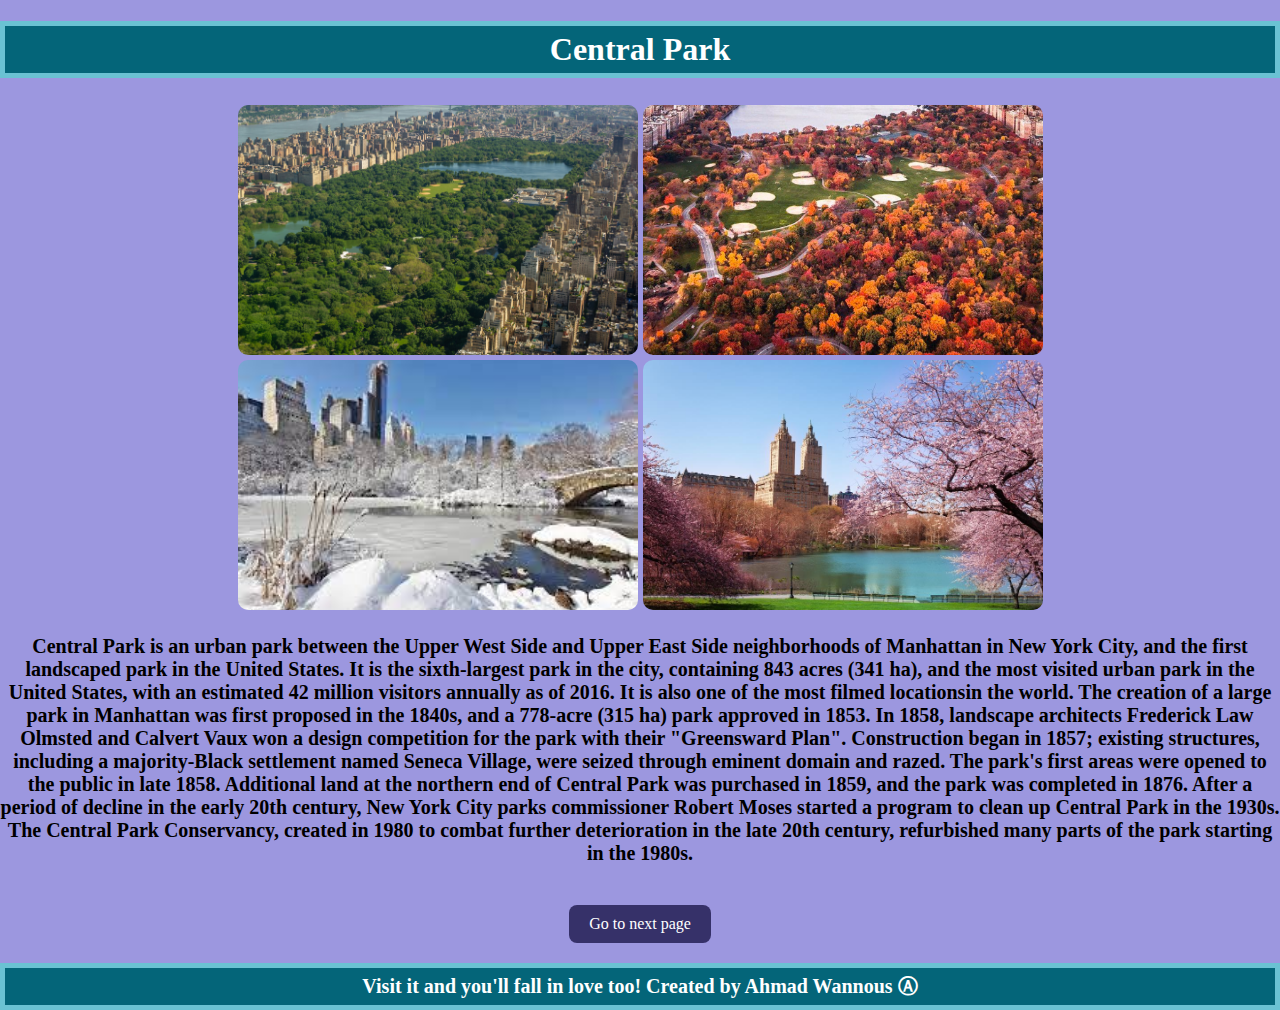
<file: index.html>
<!DOCTYPE html>
<html lang="en">
<head>
    <meta charset="UTF-8">
    <meta name="viewport" content="width=device-width, initial-scale=1.0">
    <link rel="stylesheet" href="./style.css">
    <title>Central park</title>
</head>
<body>
    <header>
        <h1 class="title">
            Central Park
        </h1>
    </header>
    <main>
        <div class="image-grid">
        <img class="img1" src="./assets/Park-Aerial_20190604_03.jpg" alt="image1">
        <img class="img2" src="./assets/jqbqz5jg6jq31.jpg" alt="image2">
        <img class="img3" src="./assets/images.jpeg" alt="image3">
        <img class="img4" src="./assets/adobestock-288612644_yMiSWWBK.jpg" alt="image4">
    </div>
        <p>Central Park is an urban park between the Upper West Side and
            Upper East Side neighborhoods of Manhattan in New York City, and
            the first landscaped park in the United States. It is the sixth-largest
            park in the city, containing 843 acres (341 ha), and the most visited
            urban park in the United States, with an estimated 42 million visitors
            annually as of 2016. It is also one of the most filmed locationsin the world.
            The creation of a large park in Manhattan was first proposed in the 1840s,
            and a 778-acre (315 ha) park approved in 1853. In 1858,
            landscape architects Frederick Law Olmsted and Calvert Vaux won a
            design competition for the park with their "Greensward Plan".
            Construction began in 1857; existing structures, including a majority-Black
            settlement named Seneca Village, were seized through eminent domain and razed.
            The park's first areas were opened to the public in late 1858.
            Additional land at the northern end of
            Central Park was purchased in 1859, and the park was completed in 1876.
            After a period of decline in the early 20th century, New York City parks commissioner
            Robert Moses started a program to clean up Central Park in the 1930s.
            The Central Park Conservancy, created in 1980 to combat further
            deterioration in the late 20th century, refurbished many parts of the park starting in the 1980s.</p>
    </main>
    <a href="main.html" class="button"> Go to next page</a>
<footer>
    Visit it and you'll fall in love too! Created by Ahmad Wannous &#9398;	
</footer>
</body>
</html>
</file>
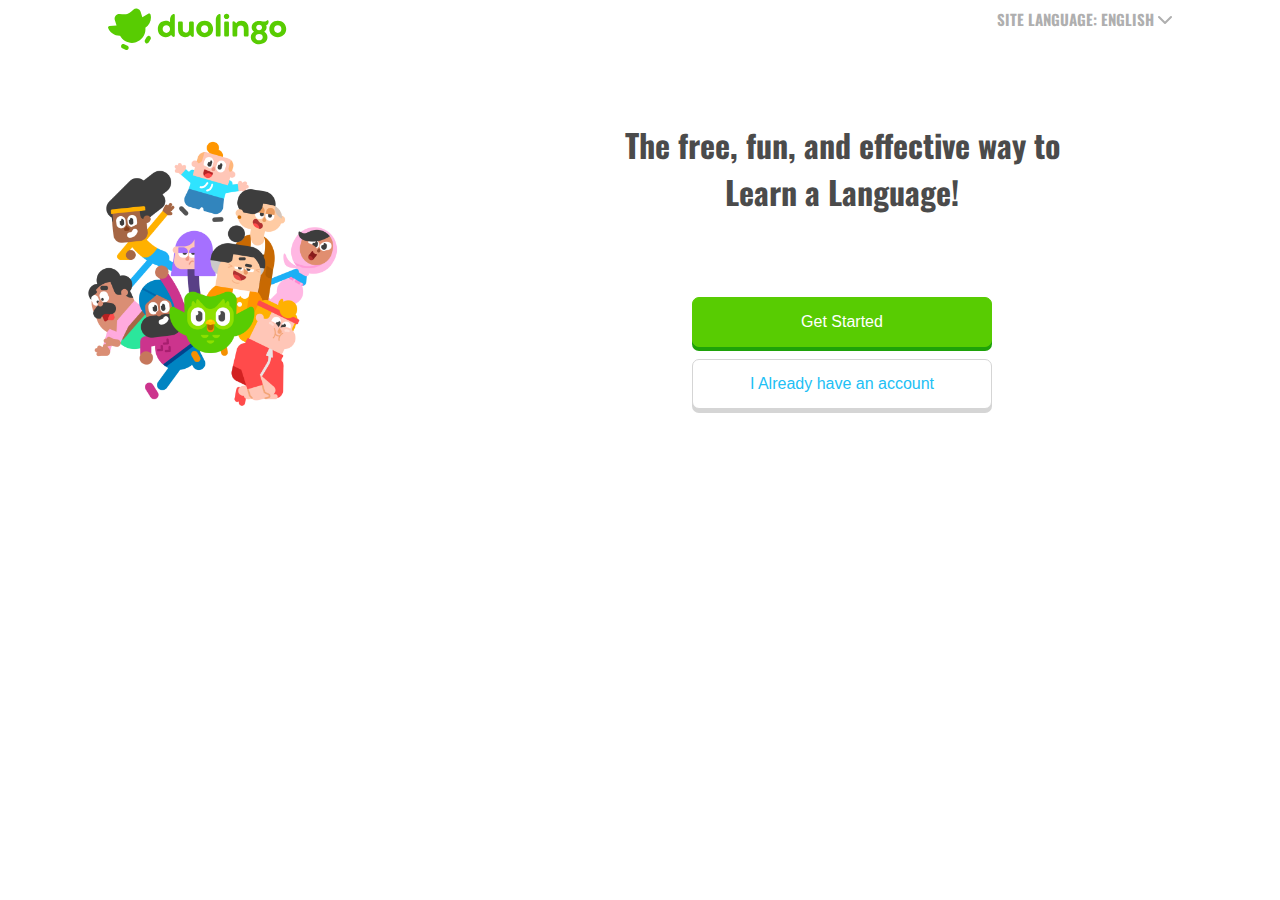
<file: duolingo/index.html>
<!DOCTYPE html>
<html lang="en">
<head>
    <meta charset="UTF-8">
    <meta name="viewport" content="width=device-width, initial-scale=1.0">
    <title>Document</title>
    <link rel="stylesheet" href="./style.css">
    <link rel="preconnect" href="https://fonts.googleapis.com">
<link rel="preconnect" href="https://fonts.gstatic.com" crossorigin>
<link href="https://fonts.googleapis.com/css2?family=National+Park:wght@200..800&family=Nunito+Sans:ital,opsz,wght@0,6..12,200..1000;1,6..12,200..1000&family=Oswald:wght@200..700&family=Special+Gothic+Expanded+One&display=swap" rel="stylesheet">
</head>
<body>
    <div>
    <header>
    <div>
        <nav class="flex container space-between nav">
            <img src="./assets/f92d5f2f7d56636846861c458c0d0b6c.svg" alt="Duolingo Logo">
            <span class="title">
                Site Language:
                English
                <img src="./assets/c6eae48dd48246c89e415b89f9e55282.svg" alt="Language Icon">
            </span>
            
        </nav>
        <div class="flex container space-between header-contants">
            <div>
                <img class="cast" src="./assets/project_world_cast_duolingo.webp" alt="Duolingo World Cast">
            </div>
            <div class="header">
                <h1 class="text"> The free, fun, and effective way to Learn a Language!</h1>
                <div class="flex container space-between header header-contants">
                <button class="anc"><a>Get Started</a></button>
                <button class="btn">I Already have an account</button>
            </div>
            </div>
            <div>
                
            </div>
        </div>
        </header>
    </div>
</body>
</html>
</file>
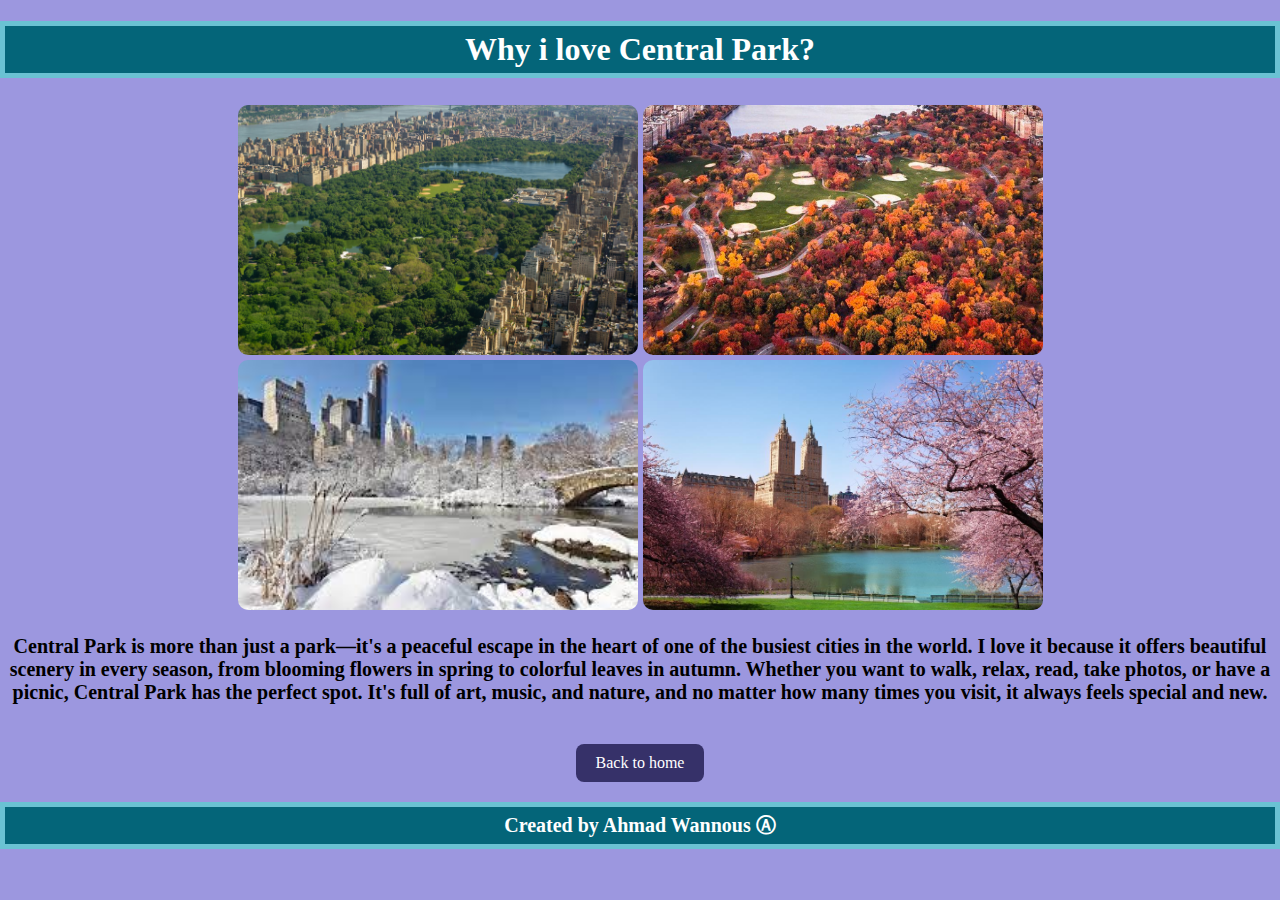
<file: main.html>
<!DOCTYPE html>
<html lang="en">
  <head>
    <meta charset="UTF-8" />
    <meta name="viewport" content="width=device-width, initial-scale=1.0" />
    <link rel="stylesheet" href="./style.css" />
    <title>Why i love Central Park?</title>
  </head>
  <body>
    <header>
      <h1 class="title">Why i love Central Park?</h1>
    </header>
    <main>
      <div class="image-grid">
        <img
          class="img1"
          src="./assets/Park-Aerial_20190604_03.jpg"
          alt="image1"
        />
        <img class="img2" src="./assets/jqbqz5jg6jq31.jpg" alt="image2" />
        <img class="img3" src="./assets/images.jpeg" alt="image3" />
        <img
          class="img4"
          src="./assets/adobestock-288612644_yMiSWWBK.jpg"
          alt="image4"
        />
      </div>
      <p>
        Central Park is more than just a park—it's a peaceful escape in the
        heart of one of the busiest cities in the world. I love it because it
        offers beautiful scenery in every season, from blooming flowers in
        spring to colorful leaves in autumn. Whether you want to walk, relax,
        read, take photos, or have a picnic, Central Park has the perfect spot.
        It's full of art, music, and nature, and no matter how many times you
        visit, it always feels special and new.
      </p>
    </main>
    <a href="index.html" class="button">Back to home</a>
    <footer>Created by Ahmad Wannous &#9398;</footer>
  </body>
</html>
</file>
<file: style.css>
body  {
    font-family: "Times New Roman", Times, serif;
    margin: 0;
    padding: 0;
    background-color: rgb(156, 151, 223);
    text-align: center;
}

.title , footer {
    border: 5px solid rgb(106, 194, 211);
    background-color: rgb(4, 101, 121); 
    color: white;
    padding: 5px;
}

.image-grid {
    display: grid;
    justify-content: center;
    grid-template-columns: repeat(2 , 400px);
    grid-template-rows: repeat(2 , 250px);
    gap: 5px;
    padding: 5px;
    border-radius: 10px;
    height: 50%;
}

.image-grid img {
    width: 100%;
    height: 100%;
    object-fit: cover;
    border-radius: 10px;
}

.image-grid img:hover {
    transition: transform 0.3s ease, box-shadow 0.3s ease, opacity 0.3s ease;
    cursor: pointer;
    box-shadow: 0 8px 16px rgba(0, 0, 0, 0.3);
    opacity: 0.8;
}

.image-grid .img1:hover,.image-grid .img3:hover  {
    transform: translateX(-10px);
}

.image-grid .img2:hover,.image-grid .img4:hover  {
    transform: translateX(10px);
}

p, footer {
    font-size: 20px;
    font-weight: bold;
}

a.button {
    display: inline-block;
    margin: 20px 0 20px 0;
    padding: 10px 20px;
    background-color: #363169;
    color: white;
    text-decoration: none;
    border-radius: 8px;
    transition: background-color 0.3s ease;
}

a.button:hover {
    background-color: #357a38;
    text-decoration: underline;
}
</file>
<file: duolingo/style.css>
body {
    font-family: "Oswald", sans-serif;
}
.nav {
    position: sticky;
    top: 0;
    z-index: 2;
    border-bottom: 2px solid transparent;
    background: rgb(255, 255, 255, 1);
    margin: 0 100px;
}
.title{
    text-transform: uppercase;
    font-size: 15px;
    font-weight: 700;
    color: rgb(175, 175, 175, 1);
}
.flex {
    display: flex;
    text-align: center;
}
.container {
    justify-content: center;
}
.space-between {
    justify-content: space-between;
}
.header-contants {
    align-items: center;
    flex-direction: row;
    gap: 80px;
    justify-content: end;
    padding: 48px 0;
    margin: 0 100px;
}
.cast {
    width: 600px;
}
.header {
    display: flex;
    flex-direction: column;
    gap: 12px;
}
.text {
    font-size: 32px;
    color: #4B4B4B;
}
.anc {
    width: 300px;
    height: 50px;
    font-size: 16px;
    background-color: #58cc02;
    color: white;
    border: solid 1px #58cc02 ;
    border-radius: 7px;
    box-shadow: rgb(30, 162, 9) 0px 4px 0px 0px;
}
.btn {
    width: 300px;
    height: 50px;
    font-size: 16px;
    background-color: white;
    color: rgb(33, 192, 245);
    border-radius: 7px;
    border: solid 1px rgb(213, 213, 213) ;
    box-shadow: rgb(213, 213, 213) 0px 4px 0px 0px;
}
.anc:hover {
    cursor: pointer;
    background-color: #64e402;
    transition: transform 0.2s ease-in-out;
}
.btn:hover {
    cursor: pointer;
    background-color: rgb(232, 232, 232);
    transition: transform 0.2s ease-in-out;
}
</file>
